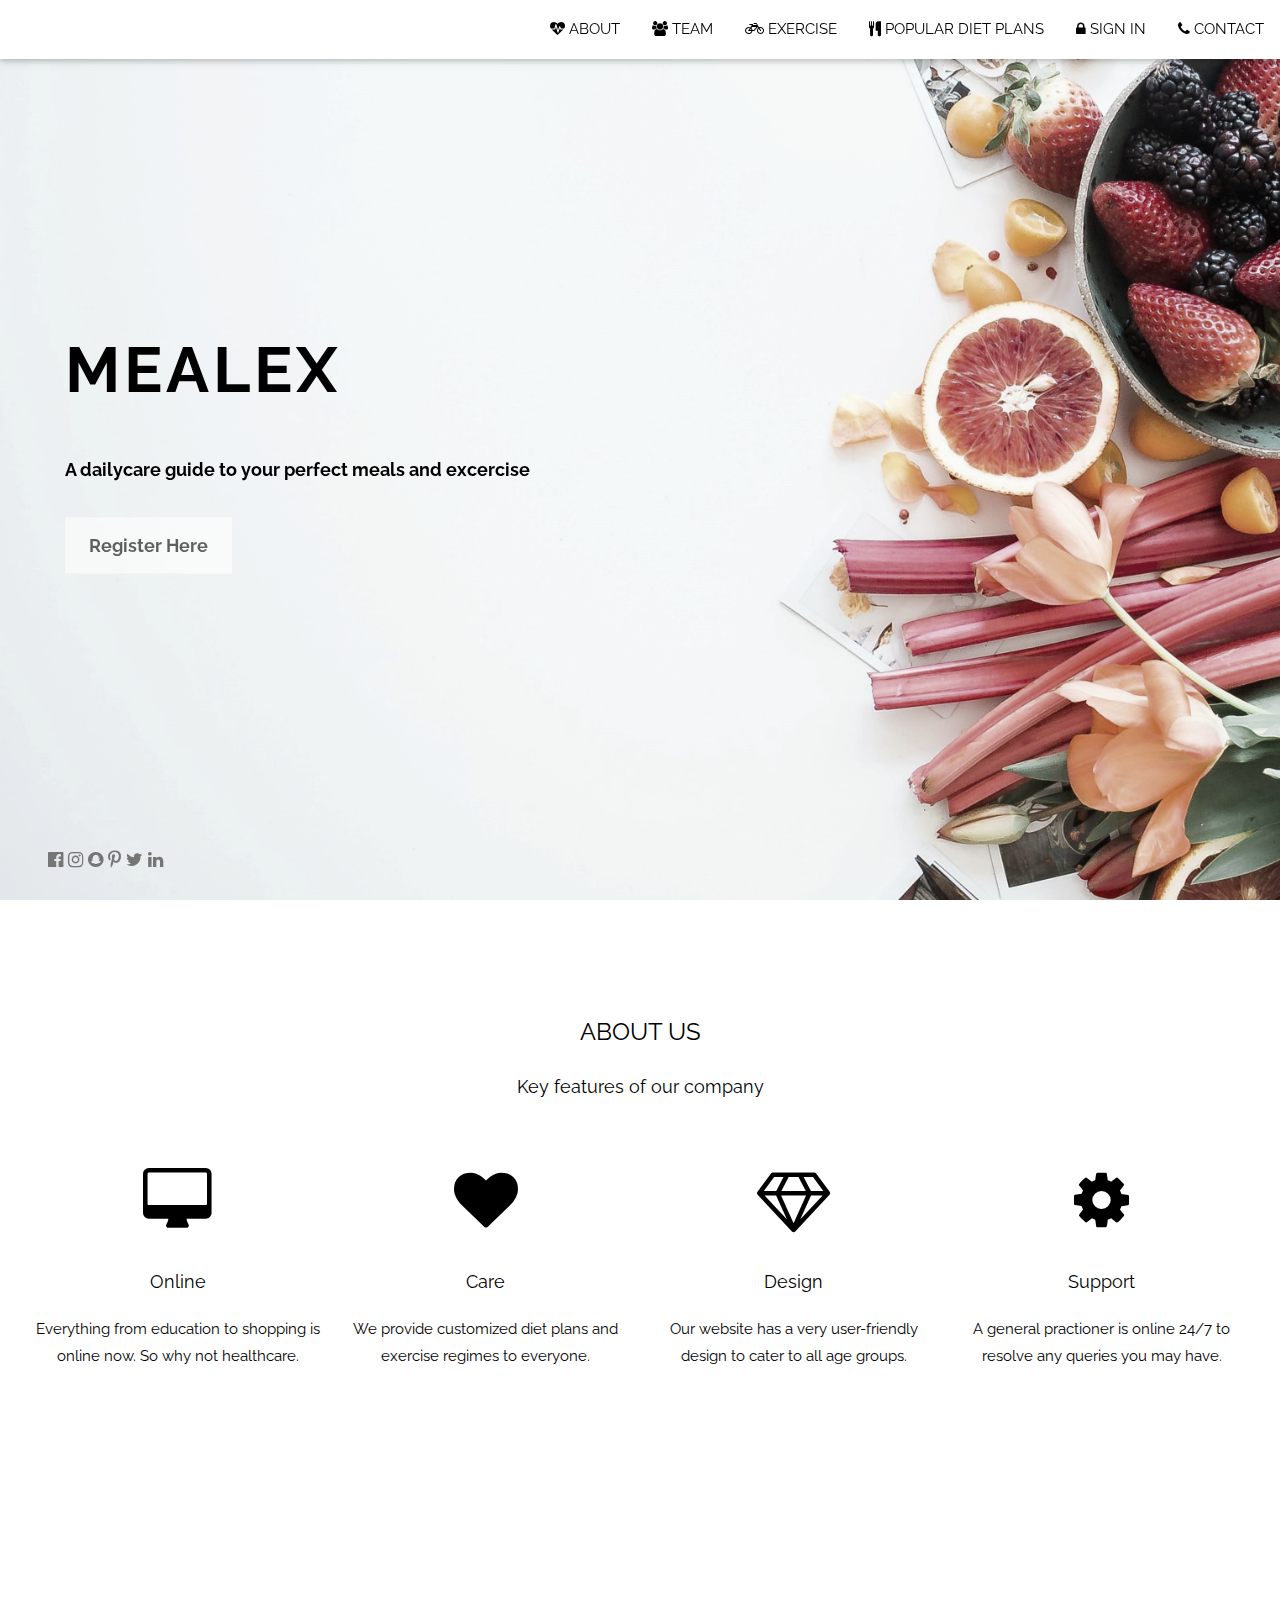
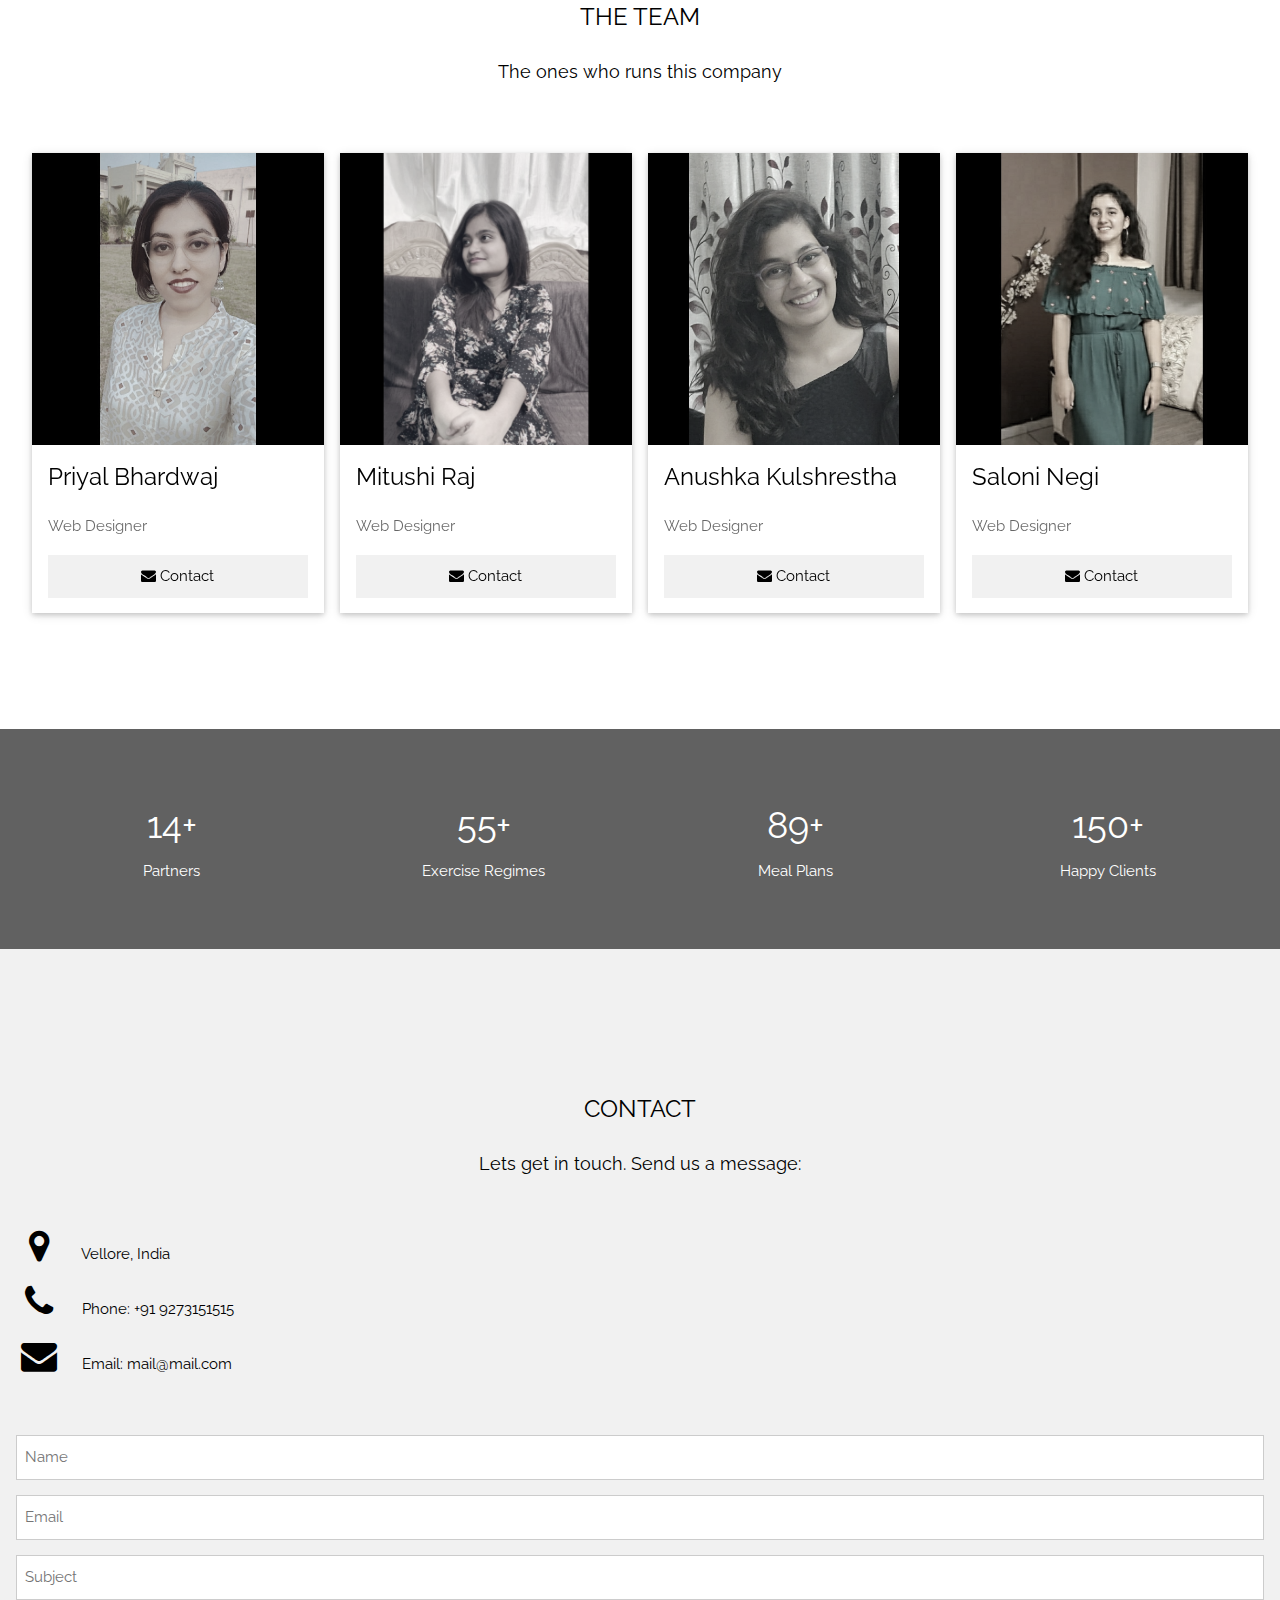
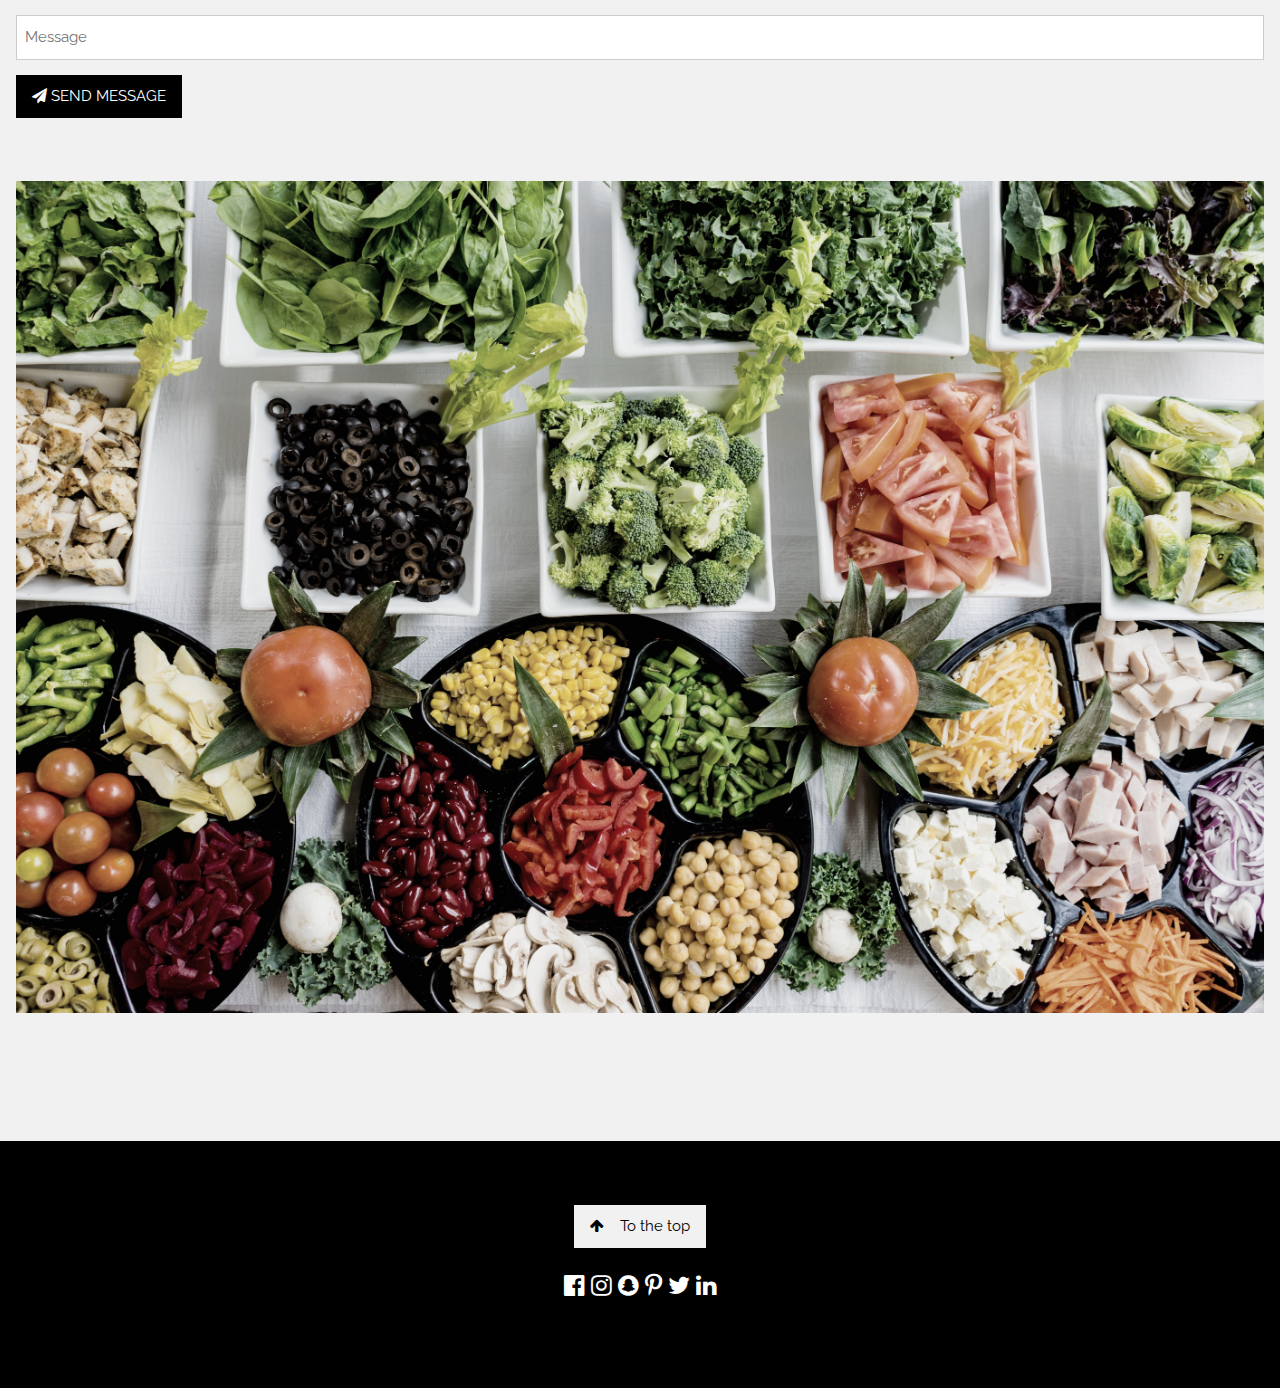
<file: index.html>
<!DOCTYPE html>
<html>
<title>MEALEX</title>
<meta charset="UTF-8">
<meta name="viewport" content="width=device-width, initial-scale=1">
<link rel="stylesheet" href="https://www.w3schools.com/w3css/4/w3.css">
<link rel="stylesheet" href="https://fonts.googleapis.com/css?family=Raleway">
<link rel="stylesheet" href="https://cdnjs.cloudflare.com/ajax/libs/font-awesome/4.7.0/css/font-awesome.min.css">
<style>
body,h1,h2,h3,h4,h5,h6 {font-family: "Raleway", sans-serif}

body, html {
  height: 100%;
  line-height: 1.8;
}

/* Full height image header */
.bgimg-1 {
  background-position: center;
  background-size: cover;
  background-image: url("unsplash1.jpg");
  min-height: 100%;
}

.w3-bar .w3-button {
  padding: 16px;
}
</style>
<body>

    <!-- Navbar (sit on top) -->
<div class="w3-top">
    <div class="w3-bar w3-white w3-card" id="myNavbar">
      
      <!-- Right-sided navbar links -->
      <div class="w3-right w3-hide-small">
        <a href="index.html#about" class="w3-bar-item w3-button"><i class="fa fa-heartbeat"></i> ABOUT</a>
        <a href="index.html#team" class="w3-bar-item w3-button"><i class="fa fa-users"></i> TEAM</a>
        <a href="ex.html" class="w3-bar-item w3-button"><i class="fa fa-bicycle"></i> EXERCISE</a>
        <a href="food.html" class="w3-bar-item w3-button"><i class="fa fa-cutlery"></i> POPULAR DIET PLANS</a>
        <a href="profile.html" class="w3-bar-item w3-button"><i class="fa fa-lock"></i> SIGN IN</a>
        <a href="index.html#contact" class="w3-bar-item w3-button"><i class="fa fa-phone"></i> CONTACT</a>
      </div>
      <!-- Hide right-floated links on small screens and replace them with a menu icon -->
  
      <a href="javascript:void(0)" class="w3-bar-item w3-button w3-right w3-hide-large w3-hide-medium" onclick="w3_open()">
        <i class="fa fa-bars"></i>
      </a>
    </div>
  </div>
  
  <!-- Sidebar on small screens when clicking the menu icon -->
  <nav class="w3-sidebar w3-bar-block w3-black w3-card w3-animate-left w3-hide-medium w3-hide-large" style="display:none" id="mySidebar">
    <a href="javascript:void(0)" onclick="w3_close()" class="w3-bar-item w3-button w3-large w3-padding-16">Close ×</a>
    <a href="index.html#about" onclick="w3_close()" class="w3-bar-item w3-button">ABOUT</a>
    <a href="index.html#team" onclick="w3_close()" class="w3-bar-item w3-button">TEAM</a>
    <a href="ex.html" onclick="w3_close()" class="w3-bar-item w3-button">EXERCISE</a>
    <a href="food.html" onclick="w3_close()" class="w3-bar-item w3-button">POPULAR DIET PLANS</a>
    <a href="profile.html" onclick="w3_close()" class="w3-bar-item w3-button">SIGN IN</a>
    <a href="index.html#contact" onclick="w3_close()" class="w3-bar-item w3-button">CONTACT</a>
  </nav>
  
<!-- Header with full-height image -->
<header class="bgimg-1 w3-display-container w3-grayscale-min" id="home">
  <div class="w3-display-left w3-text-black" style="font-weight:bold;padding:65px">
    <span class="w3-jumbo w3-hide-small w3-wide">MEALEX</span><br>
    <span class="w3-xxlarge w3-hide-large w3-hide-medium"></span><br>
    <span class="w3-large">A dailycare guide to your perfect meals and excercise</span>
    <p><a href="form.html" class="w3-button w3-white w3-padding-large w3-large w3-margin-top w3-opacity w3-hover-opacity-off">Register Here</a></p>
  </div> 
  <div class="w3-display-bottomleft w3-text-grey w3-large" style="padding:24px 48px">
    <i class="fa fa-facebook-official w3-hover-opacity"></i>
    <i class="fa fa-instagram w3-hover-opacity"></i>
    <i class="fa fa-snapchat w3-hover-opacity"></i>
    <i class="fa fa-pinterest-p w3-hover-opacity"></i>
    <i class="fa fa-twitter w3-hover-opacity"></i>
    <i class="fa fa-linkedin w3-hover-opacity"></i>
  </div>
</header>

<!-- About Section -->
<div class="w3-container" style="padding:100px 16px" id="about">
  <h3 class="w3-center">ABOUT US</h3>
  <p class="w3-center w3-large">Key features of our company</p>
  <div class="w3-row-padding w3-center" style="margin-top:64px">
    <div class="w3-quarter">
      <i class="fa fa-desktop w3-margin-bottom w3-jumbo w3-center"></i>
      <p class="w3-large">Online</p>
      <p>Everything from education to shopping is online now. So why not healthcare.</p>
    </div>
    <div class="w3-quarter">
      <i class="fa fa-heart w3-margin-bottom w3-jumbo"></i>
      <p class="w3-large">Care</p>
      <p>We provide customized diet plans and exercise regimes to everyone.</p>
    </div>
    <div class="w3-quarter">
      <i class="fa fa-diamond w3-margin-bottom w3-jumbo"></i>
      <p class="w3-large">Design</p>
      <p>Our website has a very user-friendly design to cater to all age groups.</p>
    </div>
    <div class="w3-quarter">
      <i class="fa fa-cog w3-margin-bottom w3-jumbo"></i>
      <p class="w3-large">Support</p>
      <p>A general practioner is online 24/7 to resolve any queries you may have.</p>
    </div>
  </div>
</div>

<!-- Team Section -->
<div class="w3-container" style="padding:100px 16px" id="team">
  <h3 class="w3-center">THE TEAM</h3>
  <p class="w3-center w3-large">The ones who runs this company</p>
  <div class="w3-row-padding w3-grayscale" style="margin-top:64px">
    <div class="w3-col l3 m6 w3-margin-bottom">
      <div class="w3-card">
        <img src="PB.jpeg" alt="Priyal" style="width:100%">
        <div class="w3-container">
          <h3>Priyal Bhardwaj</h3>
          <p class="w3-opacity">Web Designer</p>
          <p></p>
          <p><button class="w3-button w3-light-grey w3-block"><i class="fa fa-envelope"></i> Contact</button></p>
        </div>
      </div>
    </div>
    <div class="w3-col l3 m6 w3-margin-bottom">
      <div class="w3-card">
        <img src="MR.jpeg" alt="Mitushi" style="width:100%">
        <div class="w3-container">
          <h3>Mitushi Raj</h3>
          <p class="w3-opacity">Web Designer</p>
          <p></p>
          <p><button class="w3-button w3-light-grey w3-block"><i class="fa fa-envelope"></i> Contact</button></p>
        </div>
      </div>
    </div>
    <div class="w3-col l3 m6 w3-margin-bottom">
      <div class="w3-card">
        <img src="AK.jpeg" alt="Anushka" style="width:100%">
        <div class="w3-container">
          <h3>Anushka Kulshrestha</h3>
          <p class="w3-opacity">Web Designer</p>
          <p></p>
          <p><button class="w3-button w3-light-grey w3-block"><i class="fa fa-envelope"></i> Contact</button></p>
        </div>
      </div>
    </div>
    <div class="w3-col l3 m6 w3-margin-bottom">
      <div class="w3-card">
        <img src="SN.jpeg" alt="Saloni" style="width:100%">
        <div class="w3-container">
          <h3>Saloni Negi</h3>
          <p class="w3-opacity">Web Designer</p>
          <p></p>
          <p><button class="w3-button w3-light-grey w3-block"><i class="fa fa-envelope"></i> Contact</button></p>
        </div>
      </div>
    </div>
  </div>
</div>

<!-- Promo Section "Statistics" -->
<div class="w3-container w3-row w3-center w3-dark-grey w3-padding-64">
  <div class="w3-quarter">
    <span class="w3-xxlarge">14+</span>
    <br>Partners
  </div>
  <div class="w3-quarter">
    <span class="w3-xxlarge">55+</span>
    <br>Exercise Regimes
  </div>
  <div class="w3-quarter">
    <span class="w3-xxlarge">89+</span>
    <br>Meal Plans
  </div>
  <div class="w3-quarter">
    <span class="w3-xxlarge">150+</span>
    <br>Happy Clients
  </div>
</div>



<!-- Modal for full size images on click-->
<div id="modal01" class="w3-modal w3-black" onclick="this.style.display='none'">
  <span class="w3-button w3-xxlarge w3-black w3-padding-large w3-display-topright" title="Close Modal Image">×</span>
  <div class="w3-modal-content w3-animate-zoom w3-center w3-transparent w3-padding-64">
    <img id="img01" class="w3-image">
    <p id="caption" class="w3-opacity w3-large"></p>
  </div>
</div>


<!-- Contact Section -->
<div class="w3-container w3-light-grey" style="padding:128px 16px" id="contact">
  <h3 class="w3-center">CONTACT</h3>
  <p class="w3-center w3-large">Lets get in touch. Send us a message:</p>
  <div style="margin-top:48px">
    <p><i class="fa fa-map-marker fa-fw w3-xxlarge w3-margin-right"></i> Vellore, India</p>
    <p><i class="fa fa-phone fa-fw w3-xxlarge w3-margin-right"></i> Phone: +91 9273151515</p>
    <p><i class="fa fa-envelope fa-fw w3-xxlarge w3-margin-right"> </i> Email: mail@mail.com</p>
    <br>
    <form action="/action_page.php" target="_blank">
      <p><input class="w3-input w3-border" type="text" placeholder="Name" required name="Name"></p>
      <p><input class="w3-input w3-border" type="text" placeholder="Email" required name="Email"></p>
      <p><input class="w3-input w3-border" type="text" placeholder="Subject" required name="Subject"></p>
      <p><input class="w3-input w3-border" type="text" placeholder="Message" required name="Message"></p>
      <p>
        <button class="w3-button w3-black" type="submit">
          <i class="fa fa-paper-plane"></i> SEND MESSAGE
        </button>
      </p>
    </form>
    <!-- Image of location/map -->
    <img src="unsplash2.jpg" class="w3-image w3-greyscale-min" style="width:100%;margin-top:48px">
  </div>
</div>

<!-- Footer -->
<footer class="w3-center w3-black w3-padding-64">
  <a href="#home" class="w3-button w3-light-grey"><i class="fa fa-arrow-up w3-margin-right"></i>To the top</a>
  <div class="w3-xlarge w3-section">
    <i class="fa fa-facebook-official w3-hover-opacity"></i>
    <i class="fa fa-instagram w3-hover-opacity"></i>
    <i class="fa fa-snapchat w3-hover-opacity"></i>
    <i class="fa fa-pinterest-p w3-hover-opacity"></i>
    <i class="fa fa-twitter w3-hover-opacity"></i>
    <i class="fa fa-linkedin w3-hover-opacity"></i>
  </div>
  <!--<p>Powered by <a href="https://www.w3schools.com/w3css/default.asp" title="W3.CSS" target="_blank" class="w3-hover-text-green">w3.css</a></p>-->
</footer>
 
<script>
// Modal Image Gallery
function onClick(element) {
  document.getElementById("img01").src = element.src;
  document.getElementById("modal01").style.display = "block";
  var captionText = document.getElementById("caption");
  captionText.innerHTML = element.alt;
}


// Toggle between showing and hiding the sidebar when clicking the menu icon
var mySidebar = document.getElementById("mySidebar");

function w3_open() {
  if (mySidebar.style.display === 'block') {
    mySidebar.style.display = 'none';
  } else {
    mySidebar.style.display = 'block';
  }
}

// Close the sidebar with the close button
function w3_close() {
    mySidebar.style.display = "none";
}
</script>

</body>
</html>
</file>
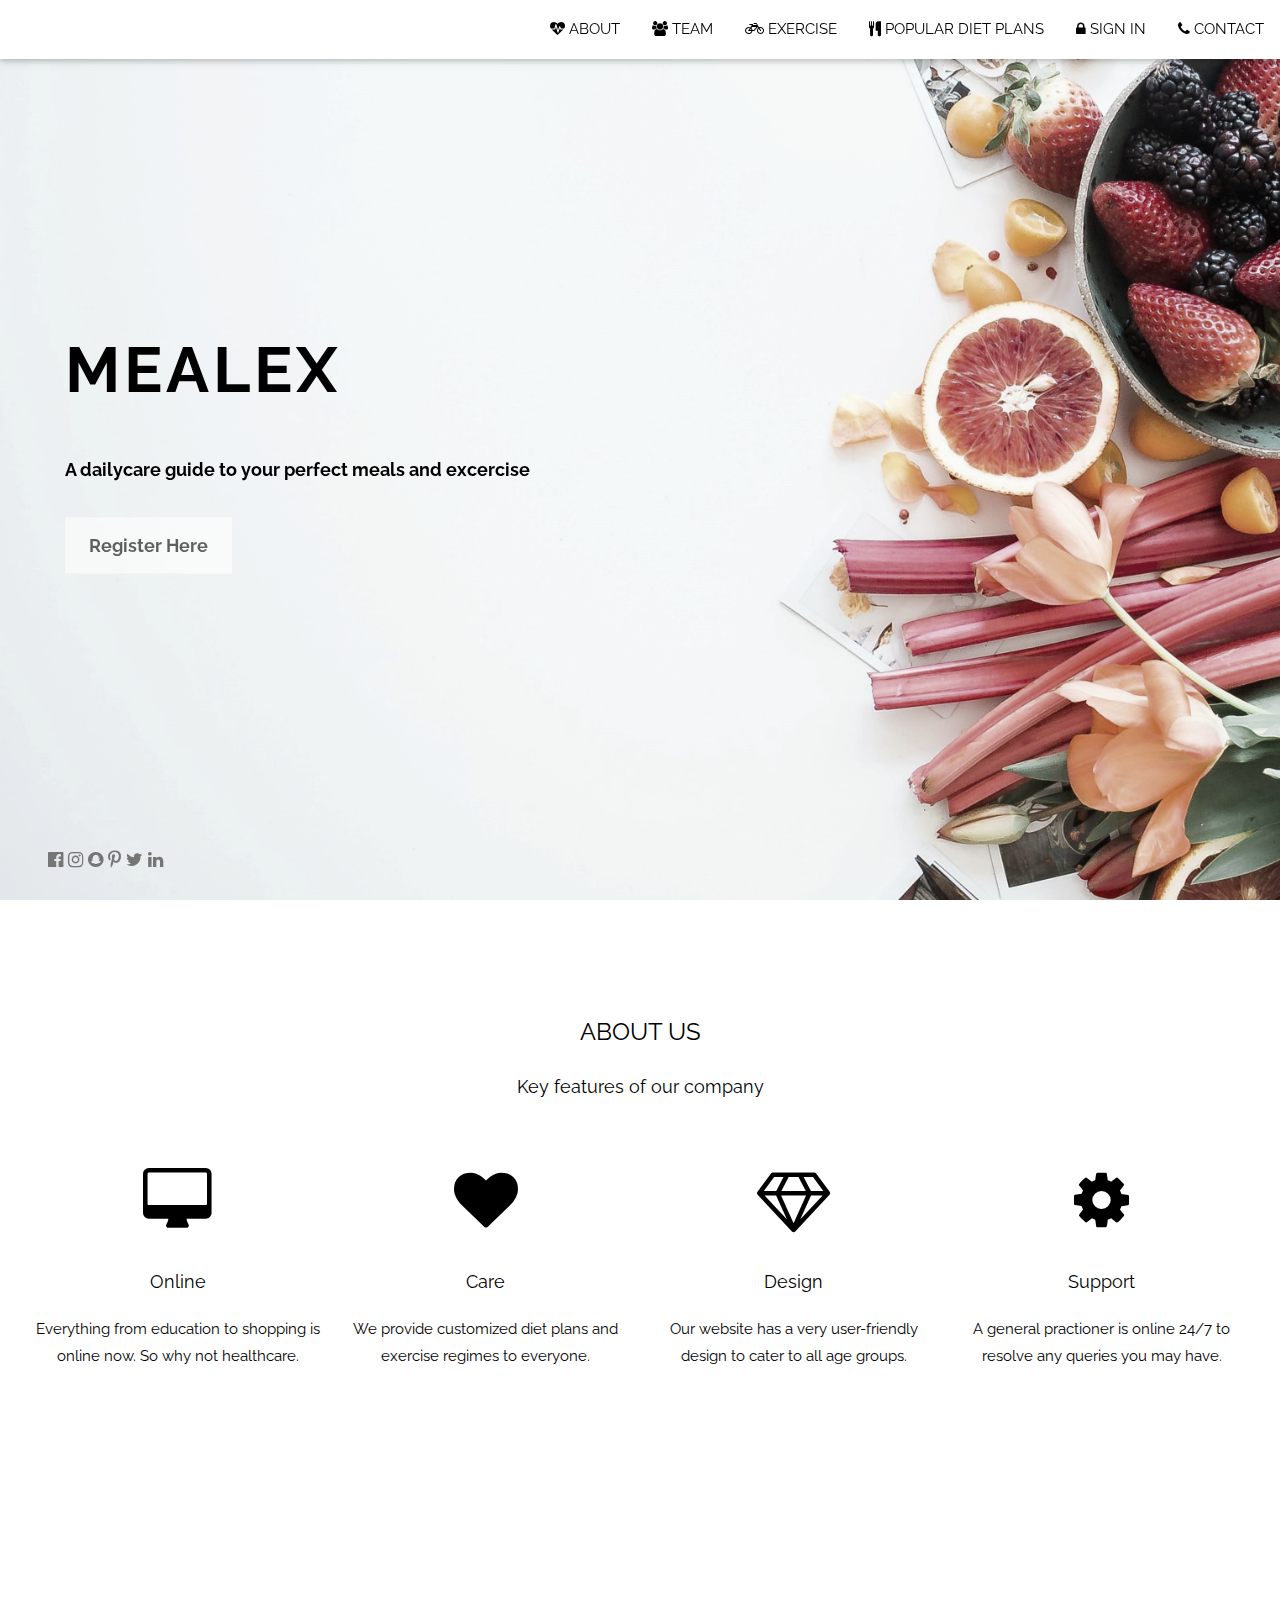
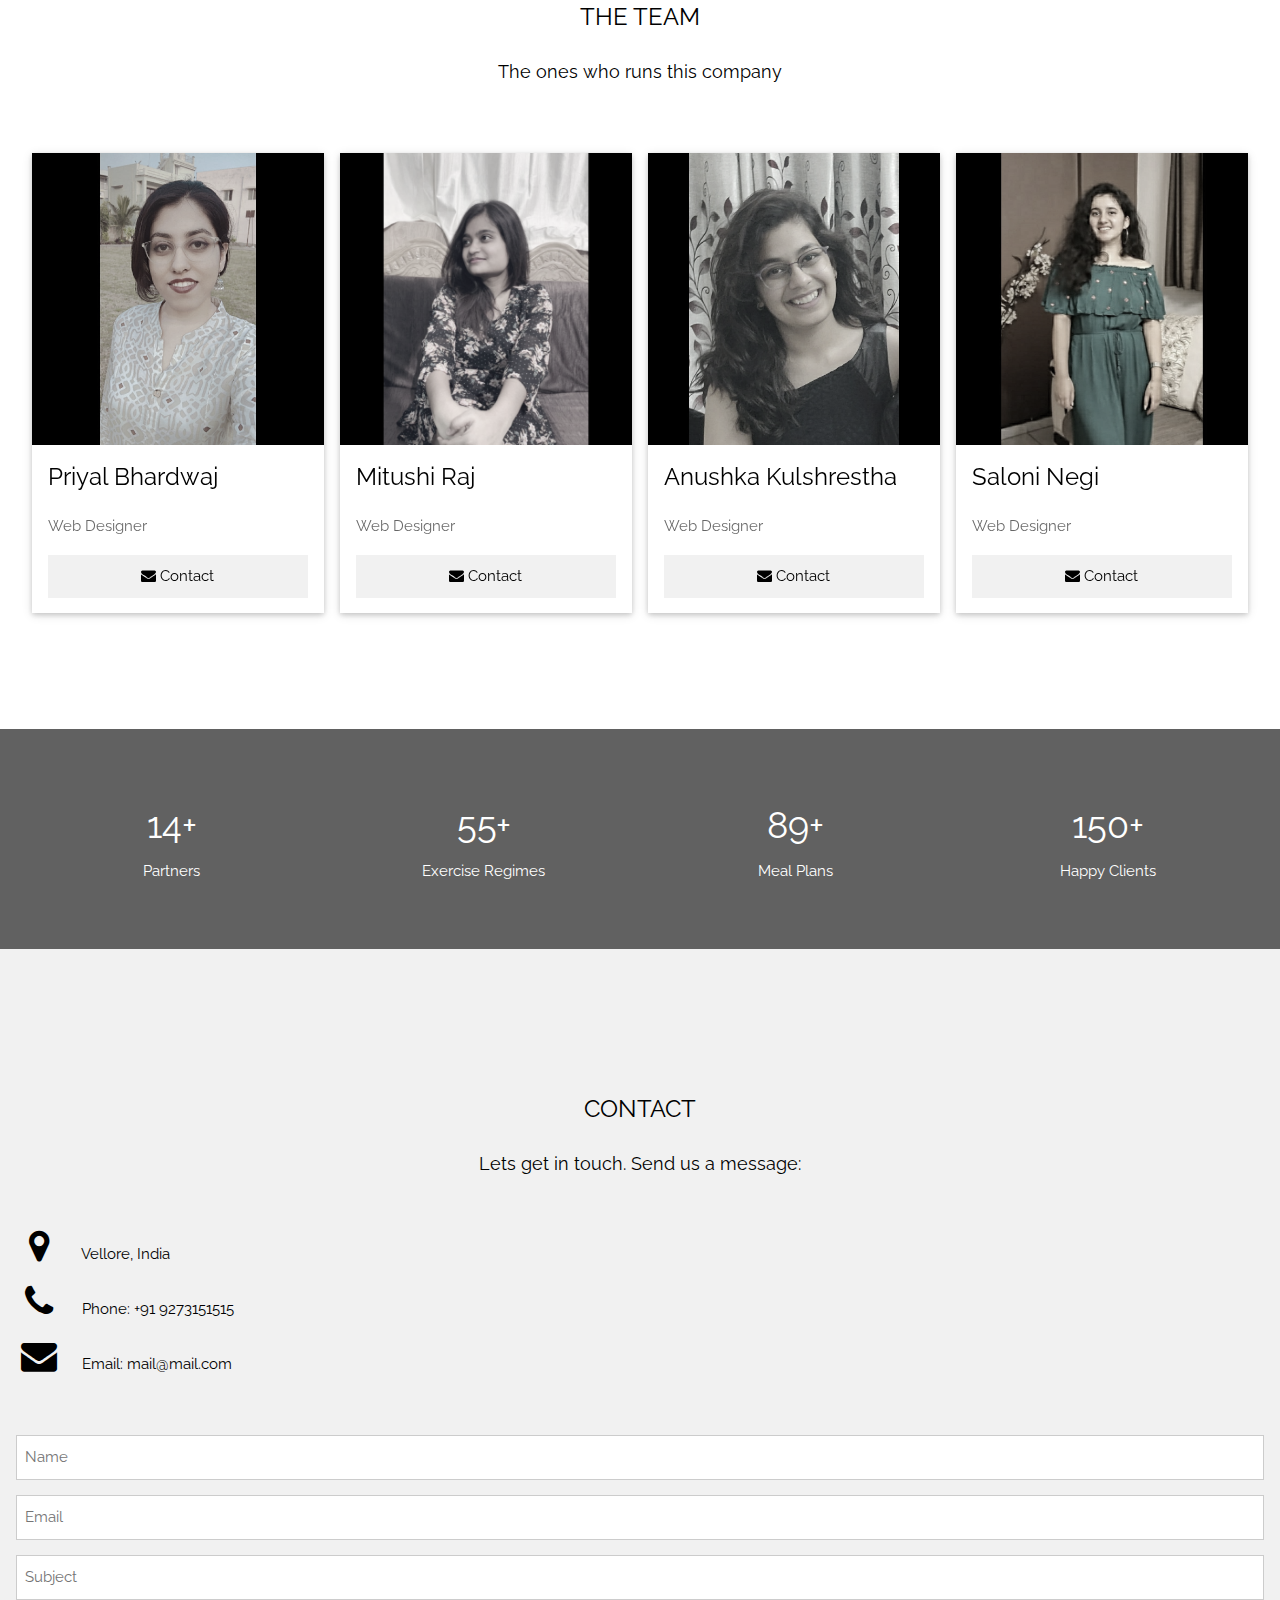
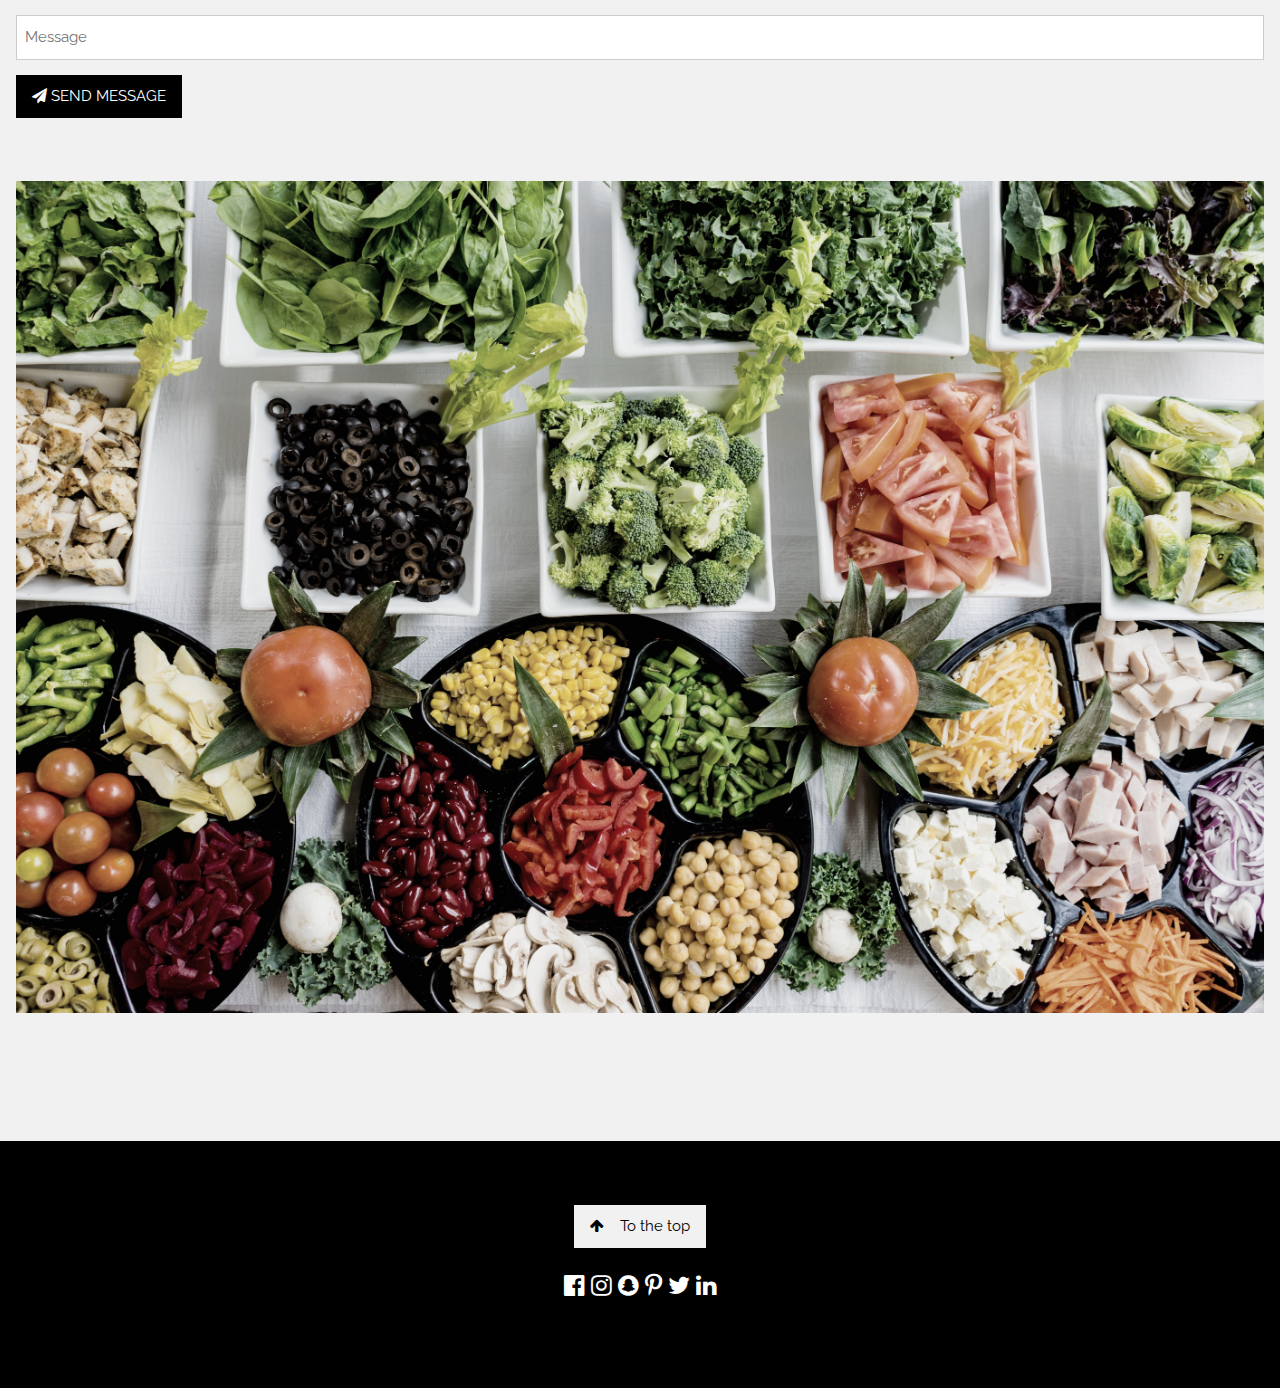
<file: docmed.html>
<!DOCTYPE html>
<html>
<title>MEALEX</title>
<meta charset="UTF-8">
<meta name="viewport" content="width=device-width, initial-scale=1">
<link rel="stylesheet" href="https://www.w3schools.com/w3css/4/w3.css">
<link rel="stylesheet" href="https://fonts.googleapis.com/css?family=Raleway">
<link rel="stylesheet" href="https://cdnjs.cloudflare.com/ajax/libs/font-awesome/4.7.0/css/font-awesome.min.css">
<style>
body,h1,h2,h3,h4,h5,h6 {font-family: "Raleway", sans-serif}

body, html {
  height: 100%;
  line-height: 1.8;
}

/* Full height image header */
.bgimg-1 {
  background-position: center;
  background-size: cover;
  background-image: url("unsplash1.jpg");
  min-height: 100%;
}

.w3-bar .w3-button {
  padding: 16px;
}
</style>
<body>

    <!-- Navbar (sit on top) -->
<div class="w3-top">
    <div class="w3-bar w3-white w3-card" id="myNavbar">
      
      <!-- Right-sided navbar links -->
      <div class="w3-right w3-hide-small">
        <a href="docmed.html#about" class="w3-bar-item w3-button"><i class="fa fa-heartbeat"></i> ABOUT</a>
        <a href="docmed.html#team" class="w3-bar-item w3-button"><i class="fa fa-users"></i> TEAM</a>
        <a href="ex.html" class="w3-bar-item w3-button"><i class="fa fa-bicycle"></i> EXERCISE</a>
        <a href="food.html" class="w3-bar-item w3-button"><i class="fa fa-cutlery"></i> POPULAR DIET PLANS</a>
        <a href="profile.html" class="w3-bar-item w3-button"><i class="fa fa-lock"></i> SIGN IN</a>
        <a href="docmed.html#contact" class="w3-bar-item w3-button"><i class="fa fa-phone"></i> CONTACT</a>
      </div>
      <!-- Hide right-floated links on small screens and replace them with a menu icon -->
  
      <a href="javascript:void(0)" class="w3-bar-item w3-button w3-right w3-hide-large w3-hide-medium" onclick="w3_open()">
        <i class="fa fa-bars"></i>
      </a>
    </div>
  </div>
  
  <!-- Sidebar on small screens when clicking the menu icon -->
  <nav class="w3-sidebar w3-bar-block w3-black w3-card w3-animate-left w3-hide-medium w3-hide-large" style="display:none" id="mySidebar">
    <a href="javascript:void(0)" onclick="w3_close()" class="w3-bar-item w3-button w3-large w3-padding-16">Close ×</a>
    <a href="docmed.html#about" onclick="w3_close()" class="w3-bar-item w3-button">ABOUT</a>
    <a href="docmed.html#team" onclick="w3_close()" class="w3-bar-item w3-button">TEAM</a>
    <a href="ex.html" onclick="w3_close()" class="w3-bar-item w3-button">EXERCISE</a>
    <a href="food.html" onclick="w3_close()" class="w3-bar-item w3-button">POPULAR DIET PLANS</a>
    <a href="profile.html" onclick="w3_close()" class="w3-bar-item w3-button">SIGN IN</a>
    <a href="docmed.html#contact" onclick="w3_close()" class="w3-bar-item w3-button">CONTACT</a>
  </nav>
  
<!-- Header with full-height image -->
<header class="bgimg-1 w3-display-container w3-grayscale-min" id="home">
  <div class="w3-display-left w3-text-black" style="font-weight:bold;padding:65px">
    <span class="w3-jumbo w3-hide-small w3-wide">MEALEX</span><br>
    <span class="w3-xxlarge w3-hide-large w3-hide-medium"></span><br>
    <span class="w3-large">A dailycare guide to your perfect meals and excercise</span>
    <p><a href="form.html" class="w3-button w3-white w3-padding-large w3-large w3-margin-top w3-opacity w3-hover-opacity-off">Register Here</a></p>
  </div> 
  <div class="w3-display-bottomleft w3-text-grey w3-large" style="padding:24px 48px">
    <i class="fa fa-facebook-official w3-hover-opacity"></i>
    <i class="fa fa-instagram w3-hover-opacity"></i>
    <i class="fa fa-snapchat w3-hover-opacity"></i>
    <i class="fa fa-pinterest-p w3-hover-opacity"></i>
    <i class="fa fa-twitter w3-hover-opacity"></i>
    <i class="fa fa-linkedin w3-hover-opacity"></i>
  </div>
</header>

<!-- About Section -->
<div class="w3-container" style="padding:100px 16px" id="about">
  <h3 class="w3-center">ABOUT US</h3>
  <p class="w3-center w3-large">Key features of our company</p>
  <div class="w3-row-padding w3-center" style="margin-top:64px">
    <div class="w3-quarter">
      <i class="fa fa-desktop w3-margin-bottom w3-jumbo w3-center"></i>
      <p class="w3-large">Online</p>
      <p>Everything from education to shopping is online now. So why not healthcare.</p>
    </div>
    <div class="w3-quarter">
      <i class="fa fa-heart w3-margin-bottom w3-jumbo"></i>
      <p class="w3-large">Care</p>
      <p>We provide customized diet plans and exercise regimes to everyone.</p>
    </div>
    <div class="w3-quarter">
      <i class="fa fa-diamond w3-margin-bottom w3-jumbo"></i>
      <p class="w3-large">Design</p>
      <p>Our website has a very user-friendly design to cater to all age groups.</p>
    </div>
    <div class="w3-quarter">
      <i class="fa fa-cog w3-margin-bottom w3-jumbo"></i>
      <p class="w3-large">Support</p>
      <p>A general practioner is online 24/7 to resolve any queries you may have.</p>
    </div>
  </div>
</div>

<!-- Team Section -->
<div class="w3-container" style="padding:100px 16px" id="team">
  <h3 class="w3-center">THE TEAM</h3>
  <p class="w3-center w3-large">The ones who runs this company</p>
  <div class="w3-row-padding w3-grayscale" style="margin-top:64px">
    <div class="w3-col l3 m6 w3-margin-bottom">
      <div class="w3-card">
        <img src="PB.jpeg" alt="Priyal" style="width:100%">
        <div class="w3-container">
          <h3>Priyal Bhardwaj</h3>
          <p class="w3-opacity">Web Designer</p>
          <p></p>
          <p><button class="w3-button w3-light-grey w3-block"><i class="fa fa-envelope"></i> Contact</button></p>
        </div>
      </div>
    </div>
    <div class="w3-col l3 m6 w3-margin-bottom">
      <div class="w3-card">
        <img src="MR.jpeg" alt="Mitushi" style="width:100%">
        <div class="w3-container">
          <h3>Mitushi Raj</h3>
          <p class="w3-opacity">Web Designer</p>
          <p></p>
          <p><button class="w3-button w3-light-grey w3-block"><i class="fa fa-envelope"></i> Contact</button></p>
        </div>
      </div>
    </div>
    <div class="w3-col l3 m6 w3-margin-bottom">
      <div class="w3-card">
        <img src="AK.jpeg" alt="Anushka" style="width:100%">
        <div class="w3-container">
          <h3>Anushka Kulshrestha</h3>
          <p class="w3-opacity">Web Designer</p>
          <p></p>
          <p><button class="w3-button w3-light-grey w3-block"><i class="fa fa-envelope"></i> Contact</button></p>
        </div>
      </div>
    </div>
    <div class="w3-col l3 m6 w3-margin-bottom">
      <div class="w3-card">
        <img src="SN.jpeg" alt="Saloni" style="width:100%">
        <div class="w3-container">
          <h3>Saloni Negi</h3>
          <p class="w3-opacity">Web Designer</p>
          <p></p>
          <p><button class="w3-button w3-light-grey w3-block"><i class="fa fa-envelope"></i> Contact</button></p>
        </div>
      </div>
    </div>
  </div>
</div>

<!-- Promo Section "Statistics" -->
<div class="w3-container w3-row w3-center w3-dark-grey w3-padding-64">
  <div class="w3-quarter">
    <span class="w3-xxlarge">14+</span>
    <br>Partners
  </div>
  <div class="w3-quarter">
    <span class="w3-xxlarge">55+</span>
    <br>Exercise Regimes
  </div>
  <div class="w3-quarter">
    <span class="w3-xxlarge">89+</span>
    <br>Meal Plans
  </div>
  <div class="w3-quarter">
    <span class="w3-xxlarge">150+</span>
    <br>Happy Clients
  </div>
</div>



<!-- Modal for full size images on click-->
<div id="modal01" class="w3-modal w3-black" onclick="this.style.display='none'">
  <span class="w3-button w3-xxlarge w3-black w3-padding-large w3-display-topright" title="Close Modal Image">×</span>
  <div class="w3-modal-content w3-animate-zoom w3-center w3-transparent w3-padding-64">
    <img id="img01" class="w3-image">
    <p id="caption" class="w3-opacity w3-large"></p>
  </div>
</div>


<!-- Contact Section -->
<div class="w3-container w3-light-grey" style="padding:128px 16px" id="contact">
  <h3 class="w3-center">CONTACT</h3>
  <p class="w3-center w3-large">Lets get in touch. Send us a message:</p>
  <div style="margin-top:48px">
    <p><i class="fa fa-map-marker fa-fw w3-xxlarge w3-margin-right"></i> Vellore, India</p>
    <p><i class="fa fa-phone fa-fw w3-xxlarge w3-margin-right"></i> Phone: +91 9273151515</p>
    <p><i class="fa fa-envelope fa-fw w3-xxlarge w3-margin-right"> </i> Email: mail@mail.com</p>
    <br>
    <form action="/action_page.php" target="_blank">
      <p><input class="w3-input w3-border" type="text" placeholder="Name" required name="Name"></p>
      <p><input class="w3-input w3-border" type="text" placeholder="Email" required name="Email"></p>
      <p><input class="w3-input w3-border" type="text" placeholder="Subject" required name="Subject"></p>
      <p><input class="w3-input w3-border" type="text" placeholder="Message" required name="Message"></p>
      <p>
        <button class="w3-button w3-black" type="submit">
          <i class="fa fa-paper-plane"></i> SEND MESSAGE
        </button>
      </p>
    </form>
    <!-- Image of location/map -->
    <img src="unsplash2.jpg" class="w3-image w3-greyscale-min" style="width:100%;margin-top:48px">
  </div>
</div>

<!-- Footer -->
<footer class="w3-center w3-black w3-padding-64">
  <a href="#home" class="w3-button w3-light-grey"><i class="fa fa-arrow-up w3-margin-right"></i>To the top</a>
  <div class="w3-xlarge w3-section">
    <i class="fa fa-facebook-official w3-hover-opacity"></i>
    <i class="fa fa-instagram w3-hover-opacity"></i>
    <i class="fa fa-snapchat w3-hover-opacity"></i>
    <i class="fa fa-pinterest-p w3-hover-opacity"></i>
    <i class="fa fa-twitter w3-hover-opacity"></i>
    <i class="fa fa-linkedin w3-hover-opacity"></i>
  </div>
  <!--<p>Powered by <a href="https://www.w3schools.com/w3css/default.asp" title="W3.CSS" target="_blank" class="w3-hover-text-green">w3.css</a></p>-->
</footer>
 
<script>
// Modal Image Gallery
function onClick(element) {
  document.getElementById("img01").src = element.src;
  document.getElementById("modal01").style.display = "block";
  var captionText = document.getElementById("caption");
  captionText.innerHTML = element.alt;
}


// Toggle between showing and hiding the sidebar when clicking the menu icon
var mySidebar = document.getElementById("mySidebar");

function w3_open() {
  if (mySidebar.style.display === 'block') {
    mySidebar.style.display = 'none';
  } else {
    mySidebar.style.display = 'block';
  }
}

// Close the sidebar with the close button
function w3_close() {
    mySidebar.style.display = "none";
}
</script>

</body>
</html>
</file>
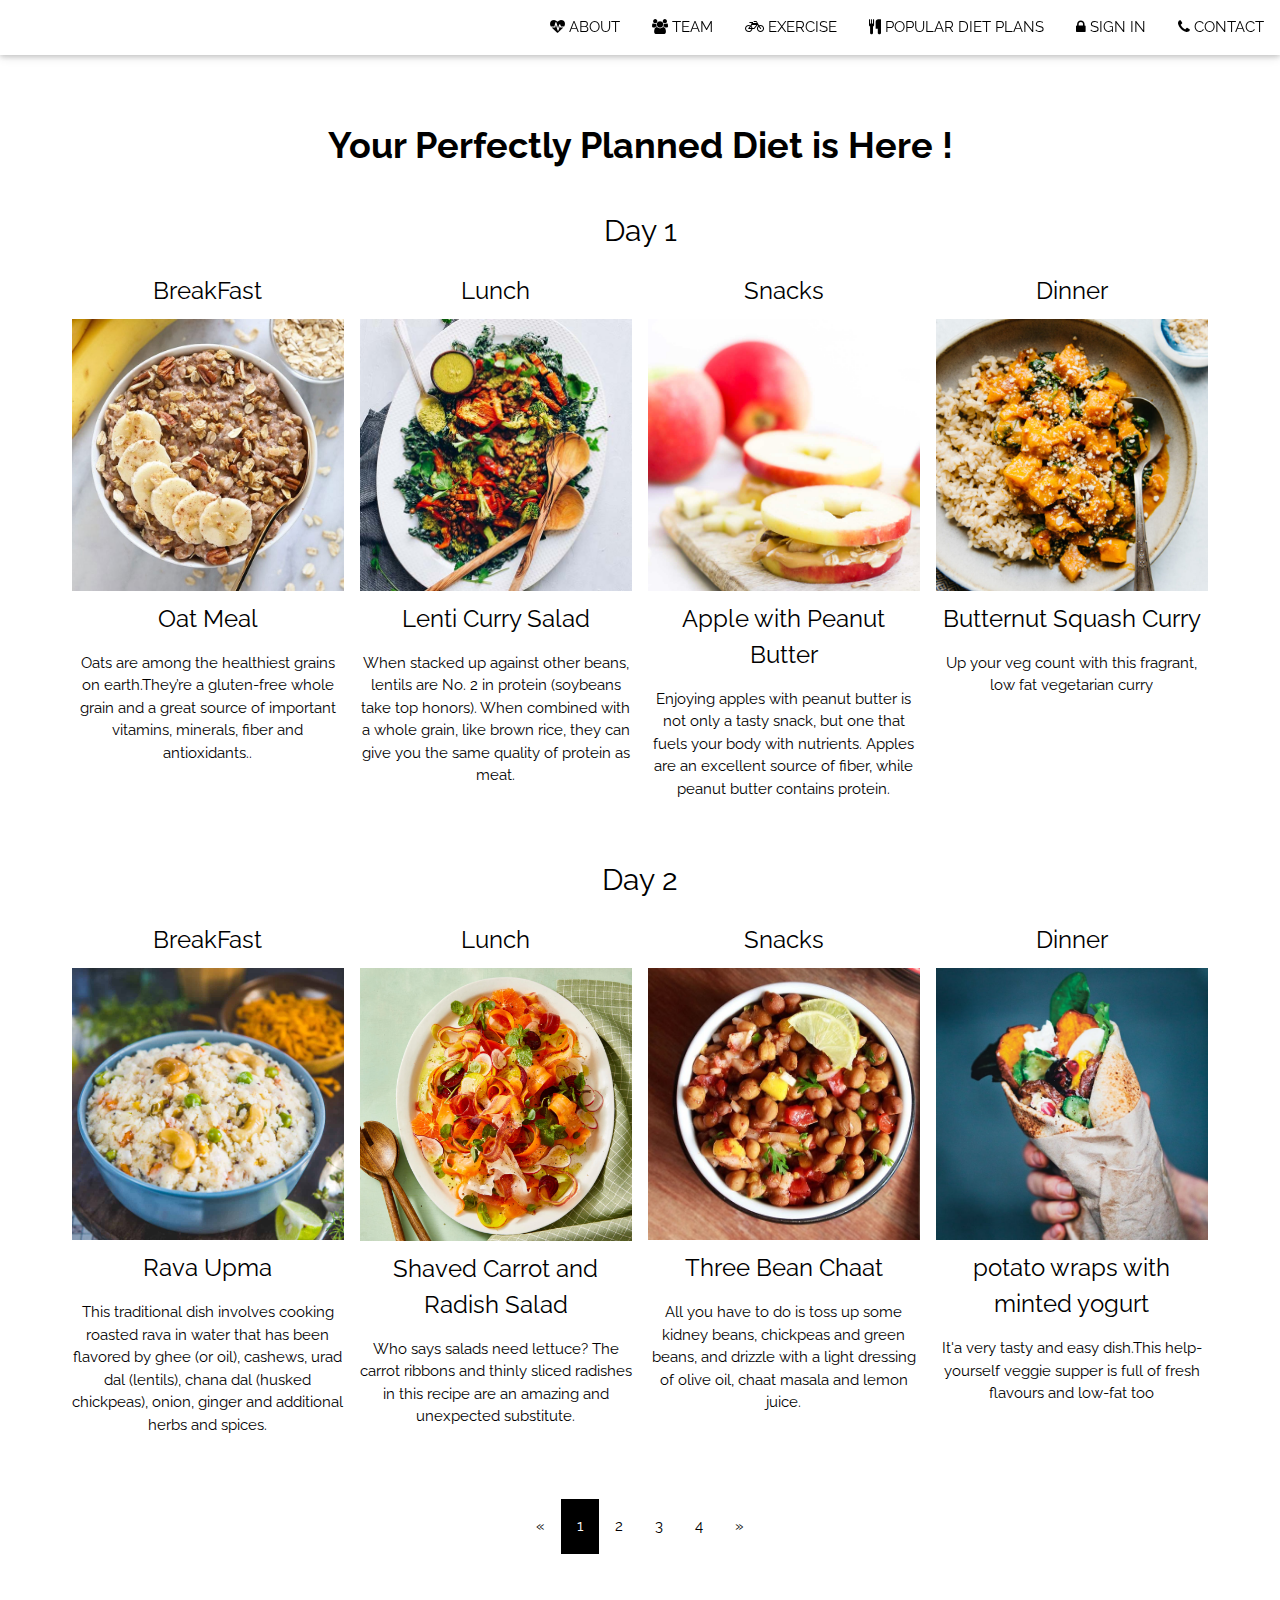
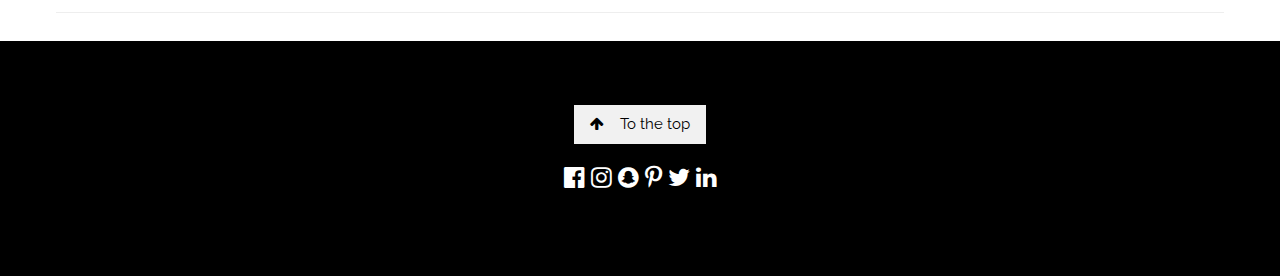
<file: food.html>
<!DOCTYPE html>
<html>
<title>Popular plans</title>
<meta charset="UTF-8">
<meta name="viewport" content="width=device-width, initial-scale=1">
<link rel="stylesheet" href="https://www.w3schools.com/w3css/4/w3.css">
<link rel="stylesheet" href="https://www.w3schools.com/lib/w3-theme-grey.css">
<link rel="stylesheet" href="https://fonts.googleapis.com/css?family=Raleway">
<link rel="stylesheet" href="https://cdnjs.cloudflare.com/ajax/libs/font-awesome/4.7.0/css/font-awesome.min.css">
<style>
body,h1,h2,h3,h4,h5,h6 {font-family: "Raleway", sans-serif}
.w3-bar-block .w3-bar-item {padding:20px}
h1{
    text-align: center;
}
.w3-bar .w3-button {
  padding: 16px;
}
</style>
<body>

    <!-- Navbar (sit on top) -->
<div class="w3-top">
    <div class="w3-bar w3-white w3-card" id="myNavbar">
      
      <!-- Right-sided navbar links -->
      <div class="w3-right w3-hide-small">
        <a href="docmed.html#about" class="w3-bar-item w3-button"><i class="fa fa-heartbeat"></i> ABOUT</a>
        <a href="docmed.html#team" class="w3-bar-item w3-button"><i class="fa fa-users"></i> TEAM</a>
        <a href="ex.html" class="w3-bar-item w3-button"><i class="fa fa-bicycle"></i> EXERCISE</a>
        <a href="food.html" class="w3-bar-item w3-button"><i class="fa fa-cutlery"></i> POPULAR DIET PLANS</a>
        <a href="profile.html" class="w3-bar-item w3-button"><i class="fa fa-lock"></i> SIGN IN</a>
        <a href="docmed.html#contact" class="w3-bar-item w3-button"><i class="fa fa-phone"></i> CONTACT</a>
      </div>
      <!-- Hide right-floated links on small screens and replace them with a menu icon -->
  
      <a href="javascript:void(0)" class="w3-bar-item w3-button w3-right w3-hide-large w3-hide-medium" onclick="w3_open()">
        <i class="fa fa-bars"></i>
      </a>
    </div>
  </div>
  
  <!-- Sidebar on small screens when clicking the menu icon -->
  <nav class="w3-sidebar w3-bar-block w3-black w3-card w3-animate-left w3-hide-medium w3-hide-large" style="display:none" id="mySidebar">
    <a href="javascript:void(0)" onclick="w3_close()" class="w3-bar-item w3-button w3-large w3-padding-16">Close ×</a>
    <a href="docmed.html#about" onclick="w3_close()" class="w3-bar-item w3-button">ABOUT</a>
    <a href="docmed.html#team" onclick="w3_close()" class="w3-bar-item w3-button">TEAM</a>
    <a href="ex.html" onclick="w3_close()" class="w3-bar-item w3-button">EXERCISE</a>
    <a href="food.html" onclick="w3_close()" class="w3-bar-item w3-button">POPULAR DIET PLANS</a>
    <a href="profile.html" onclick="w3_close()" class="w3-bar-item w3-button">SIGN IN</a>
    <a href="docmed.html#contact" onclick="w3_close()" class="w3-bar-item w3-button">CONTACT</a>
  </nav>
  
<!-- !PAGE CONTENT! -->
<div class="w3-main w3-content w3-padding" style="max-width:1200px;margin-top:100px">
    <h1><strong> Your Perfectly Planned Diet is Here !</strong></h1>

  <!-- First Photo Grid-->
  <div class="w3-row-padding w3-padding-16 w3-center" id="food">
      <h2>Day 1</h2>
    <div class="w3-quarter">
    <h3>BreakFast</h3>
      <img src="basic-oatmeal.jpg" alt="Sandwich" style="width:100%">
      <h3>Oat Meal</h3>
      <p>Oats are among the healthiest grains on earth.They’re a gluten-free whole grain and a great source of important vitamins, minerals, fiber and antioxidants..</p>
    </div>
    <div class="w3-quarter ">
        <h3>Lunch</h3>
      <img src="Lentil-Curry-Kale-Salad-SQUARE.jpg" alt="Steak" style="width:100%">
      <h3>Lenti Curry Salad</h3>
      <p>When stacked up against other beans, lentils are No. 2 in protein (soybeans take top honors). When combined with a whole grain, like brown rice, they can give you the same quality of protein as meat. </p>
    </div>
    <div class="w3-quarter">
        <h3>Snacks</h3>
      <img src="apple-peanutbutter-sandwich-square.jpg" alt="Cherries" style="width:100%">
      <h3>Apple with Peanut Butter</h3>
      <p>Enjoying apples with peanut butter is not only a tasty snack, but one that fuels your body with nutrients. Apples are an excellent source of fiber, while peanut butter contains protein.</p>
      
    </div>
    <div class="w3-quarter">
        <h3>Dinner</h3>
      <img src="Vegan-Butternut-Squash-Curry-Square-720x720.jpg" alt="Pasta and Wine" style="width:100%">
      <h3>Butternut Squash Curry </h3>
      <p> Up your veg count with this fragrant, low fat vegetarian curry</p>
    </div>
  </div>

  
  
  <!-- Second Photo Grid-->
  <div class="w3-row-padding w3-padding-16 w3-center">
    <h2>Day 2</h2>
    <div class="w3-quarter">
        <h3>BreakFast</h3>
      <img src="Rava-Upma-1-3.jpg" alt="Popsicle" style="width:100%">
      <h3>Rava Upma</h3>
      <p>This traditional dish involves cooking roasted rava in water that has been flavored by ghee (or oil), cashews, urad dal (lentils), chana dal (husked chickpeas), onion, ginger and additional herbs and spices.</p>
    </div>
    <div class="w3-quarter">
        <h3>Lunch</h3>
      <img src="spring-carrot-salad-recipe-1580519240.png" alt="Salmon" style="width:100%">
      <h3>Shaved Carrot and Radish Salad</h3>
      <p>Who says salads need lettuce? The carrot ribbons and thinly sliced radishes in this recipe are an amazing and unexpected substitute.</p>
    </div>
    <div class="w3-quarter">
        <h3>Snacks</h3>
      <img src="kala-chana-chaat-recipe-1.jpg" alt="Sandwich" style="width:100%">
      <h3>Three Bean Chaat</h3>
      <p>All you have to do is toss up some kidney beans, chickpeas and green beans, and drizzle with a light dressing of olive oil, chaat masala and lemon juice.</p>
    </div>
    <div class="w3-quarter">
        <h3>Dinner</h3>
      <img src="2479.jpg" alt="Croissant" style="width:100%">
      <h3>potato wraps with minted yogurt</h3>
      <p>It'a very tasty and easy dish.This help-yourself veggie supper is full of fresh flavours and low-fat too</p>
    </div>
  </div>

  <!-- Pagination -->
  <div class="w3-center w3-padding-32">
    <div class="w3-bar">
      <a href="#" class="w3-bar-item w3-button w3-hover-black">«</a>
      <a href="#" class="w3-bar-item w3-black w3-button">1</a>
      <a href="#" class="w3-bar-item w3-button w3-hover-black">2</a>
      <a href="#" class="w3-bar-item w3-button w3-hover-black">3</a>
      <a href="#" class="w3-bar-item w3-button w3-hover-black">4</a>
      <a href="#" class="w3-bar-item w3-button w3-hover-black">»</a>
    </div>
  </div>
  
  <hr id="about">

  
  

<!-- End page content -->
</div>
<footer class="w3-center w3-black w3-padding-64">
    <a href="#food" class="w3-button w3-light-grey"><i class="fa fa-arrow-up w3-margin-right"></i>To the top</a>
    <div class="w3-xlarge w3-section">
      <i class="fa fa-facebook-official w3-hover-opacity"></i>
      <i class="fa fa-instagram w3-hover-opacity"></i>
      <i class="fa fa-snapchat w3-hover-opacity"></i>
      <i class="fa fa-pinterest-p w3-hover-opacity"></i>
      <i class="fa fa-twitter w3-hover-opacity"></i>
      <i class="fa fa-linkedin w3-hover-opacity"></i>
    </div>
    <!--<p>Powered by <a href="https://www.w3schools.com/w3css/default.asp" title="W3.CSS" target="_blank" class="w3-hover-text-green">w3.css</a></p>-->
  </footer>


<script>
// Toggle between showing and hiding the sidebar when clicking the menu icon
var mySidebar = document.getElementById("mySidebar");

function w3_open() {
  if (mySidebar.style.display === 'block') {
    mySidebar.style.display = 'none';
  } else {
    mySidebar.style.display = 'block';
  }
}

// Close the sidebar with the close button
function w3_close() {
    mySidebar.style.display = "none";
}
</script>

</body>
</html>
</file>
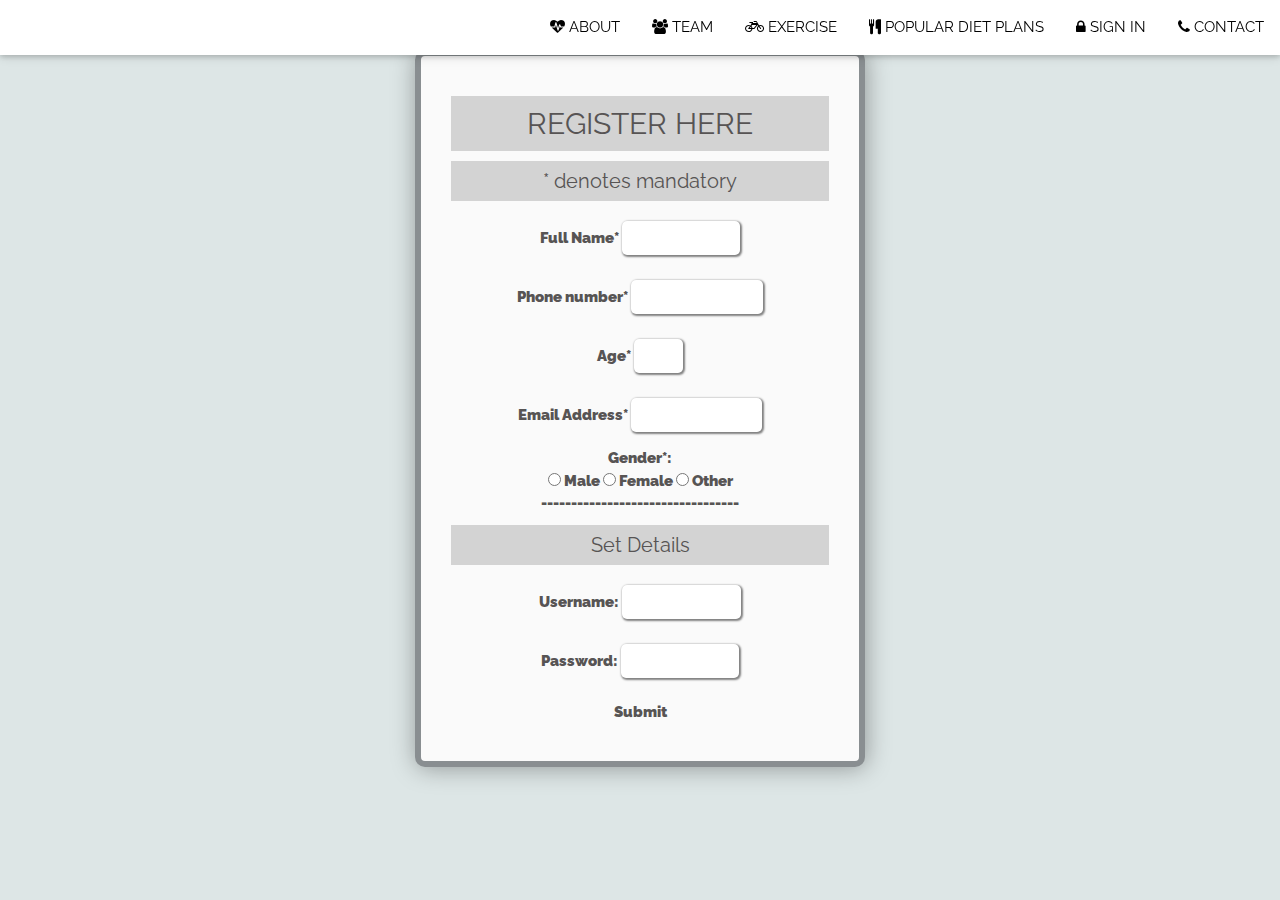
<file: form.html>
<!DOCTYPE html>
<html>
 <head>
 <title>Registration Form</title>
 <link rel="stylesheet" type="text/css" href="style.css">
 <meta charset="UTF-8">
<meta name="viewport" content="width=device-width, initial-scale=1">
<link rel="stylesheet" href="https://www.w3schools.com/w3css/4/w3.css">
<link rel="stylesheet" href="https://fonts.googleapis.com/css?family=Raleway">
<link rel="stylesheet" href="https://cdnjs.cloudflare.com/ajax/libs/font-awesome/4.7.0/css/font-awesome.min.css">
<link rel="stylesheet" href="https://www.w3schools.com/lib/w3-theme-grey.css">
<style>
body,h1,h2,h3,h4,h5,h6 {font-family: "Raleway", sans-serif}
.w3-bar .w3-button {
  padding: 16px;
}
</style>
 </head>
 <body>

    <!-- Navbar (sit on top) -->
<div class="w3-top">
    <div class="w3-bar w3-white w3-card" id="myNavbar">
      
      <!-- Right-sided navbar links -->
      <div class="w3-right w3-hide-small">
        <a href="index.html#about" class="w3-bar-item w3-button"><i class="fa fa-heartbeat"></i> ABOUT</a>
        <a href="index.html#team" class="w3-bar-item w3-button"><i class="fa fa-users"></i> TEAM</a>
        <a href="ex.html" class="w3-bar-item w3-button"><i class="fa fa-bicycle"></i> EXERCISE</a>
        <a href="food.html" class="w3-bar-item w3-button"><i class="fa fa-cutlery"></i> POPULAR DIET PLANS</a>
        <a href="profile.html" class="w3-bar-item w3-button"><i class="fa fa-lock"></i> SIGN IN</a>
        <a href="index.html#contact" class="w3-bar-item w3-button"><i class="fa fa-phone"></i> CONTACT</a>
      </div>
      <!-- Hide right-floated links on small screens and replace them with a menu icon -->
  
      <a href="javascript:void(0)" class="w3-bar-item w3-button w3-right w3-hide-large w3-hide-medium" onclick="w3_open()">
        <i class="fa fa-bars"></i>
      </a>
    </div>
  </div>
  
  <!-- Sidebar on small screens when clicking the menu icon -->
  <nav class="w3-sidebar w3-bar-block w3-black w3-card w3-animate-left w3-hide-medium w3-hide-large" style="display:none" id="mySidebar">
    <a href="javascript:void(0)" onclick="w3_close()" class="w3-bar-item w3-button w3-large w3-padding-16">Close ×</a>
    <a href="index.html#about" onclick="w3_close()" class="w3-bar-item w3-button">ABOUT</a>
    <a href="index.html#team" onclick="w3_close()" class="w3-bar-item w3-button">TEAM</a>
    <a href="ex.html" onclick="w3_close()" class="w3-bar-item w3-button">EXERCISE</a>
    <a href="food.html" onclick="w3_close()" class="w3-bar-item w3-button">POPULAR DIET PLANS</a>
    <a href="profile.html" onclick="w3_close()" class="w3-bar-item w3-button">SIGN IN</a>
    <a href="index.html#contact" onclick="w3_close()" class="w3-bar-item w3-button">CONTACT</a>
  </nav>
 <div class="reservation">
 <h2 class="w3-theme-l4">REGISTER HERE</h2>
 <h4 class="w3-theme-l4">* denotes mandatory</h4>
 <form action ="profile.html" onsubmit="validate()" method = post >
 <div class="one">
 <p>Full Name* <input type="text" id="f_name"  required></p>
 <p>Phone number* <input type="tel" id="phone" name="phone" ></p>
 <p>Age* <input type="number" id="quantity" name="quantity" min="1" max="100"></p>
 <p>Email Address* <input type="email" id="email" name="email" required></p>
 
 </div>

<p>Gender*:<br>
 <input type="radio" id="agree" name="condition" value="agree">
 <label for="agree">Male</label>
 <input type="radio" id="nagree" name="condition" value="nagree">
 <label for="nagree">Female</label>
 <input type="radio" id="naagree" name="coondition" value="naagree">
 <label for="naagree">Other</label><br>
</p>


<p>---------------------------------</p>
<div class = "one">
  <h4 class="w3-theme-l4">Set Details</h4>
<p>Username: <input type="text" id="username" name="username"></p>
  
  <p>Password: <input type="password" id="pwd" name="pwd"></p>
  
 <div class="one">
  <p><button class="w3-button w3-block w3-theme-l4" onclick="window.location.href='profile.html'">Submit</button></p>
</div>

 </div>

 
 </form>
 </div>

 <script type="text/javascript">
 function validate(){


 var arrivalRGEX = /^[0-9]{1,2}"-"[0-1]{0,1}[1-2]{0,1}"-"[0-9]{4}$/;
 var fname = document.getElementById('f_name').value;
 if(fname.length<2)
 {
 alert("Please fill the name in the text box!");
 }
 var code = document.getElementById('code').value;
 if(code.length!=8)
 {
 alert("Please fill 8 digit coupon code in the text box!");
 }

 var email = document.getElementById('e-mail').value;
 if (!(/^\w+([\.-]?\w+)@\w+([\.-]?\w+)(\.\w{2,3})+$/.test(email))){
 alert("Enter a valid email");
 }


 return true;
 }
 
 // Toggle between showing and hiding the sidebar when clicking the menu icon
var mySidebar = document.getElementById("mySidebar");

function w3_open() {
  if (mySidebar.style.display === 'block') {
    mySidebar.style.display = 'none';
  } else {
    mySidebar.style.display = 'block';
  }
}

// Close the sidebar with the close button
function w3_close() {
    mySidebar.style.display = "none";
}
 </script>
 </body>
</html>
</file>
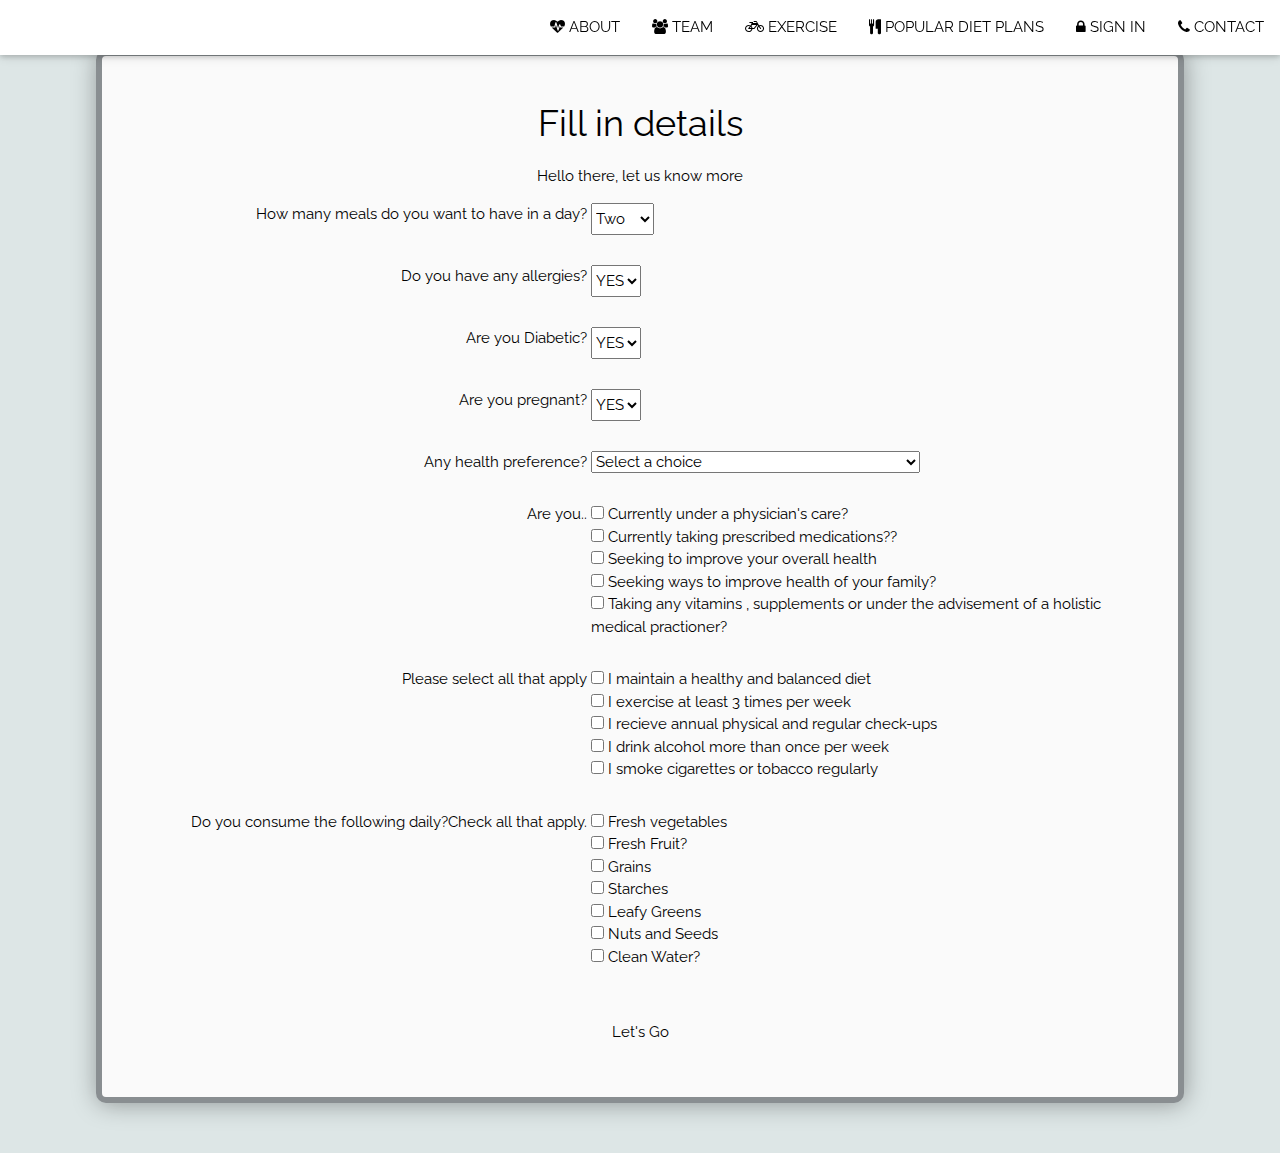
<file: survey.html>
<!DOCTYPE html>
<html>
<head>
<title>Survey form</title>
<meta charset="UTF-8">
<meta name="viewport" content="width=device-width, initial-scale=1">
<link rel="stylesheet" href="https://www.w3schools.com/w3css/4/w3.css">
<link rel="stylesheet" href="https://fonts.googleapis.com/css?family=Raleway">
<link rel="stylesheet" type="text/css" href="stylesurvey.css">
<link rel="stylesheet" href="https://cdnjs.cloudflare.com/ajax/libs/font-awesome/4.7.0/css/font-awesome.min.css">
<style>
body,h1,h2,h3,h4,h5,h6 {font-family: "Raleway", sans-serif}
.w3-bar .w3-button {
  padding: 16px;
}
</style>
</head>
<body>
	        <!-- Navbar (sit on top) -->
<div class="w3-top">
    <div class="w3-bar w3-white w3-card" id="myNavbar" >
      
      <!-- Right-sided navbar links -->
      <div class="w3-right w3-hide-small">
        <a href="index.html#about" class="w3-bar-item w3-button"><i class="fa fa-heartbeat"></i> ABOUT</a>
        <a href="index.html#team" class="w3-bar-item w3-button"><i class="fa fa-users"></i> TEAM</a>
        <a href="ex.html" class="w3-bar-item w3-button"><i class="fa fa-bicycle"></i> EXERCISE</a>
        <a href="food.html" class="w3-bar-item w3-button"><i class="fa fa-cutlery"></i> POPULAR DIET PLANS</a>
        <a href="profile.html" class="w3-bar-item w3-button"><i class="fa fa-lock"></i> SIGN IN</a>
        <a href="index.html#contact" class="w3-bar-item w3-button"><i class="fa fa-phone"></i> CONTACT</a>
      </div>
      <!-- Hide right-floated links on small screens and replace them with a menu icon -->
  
      <a href="javascript:void(0)" class="w3-bar-item w3-button w3-right w3-hide-large w3-hide-medium" onclick="w3_open()">
        <i class="fa fa-bars"></i>
      </a>
    </div>
  </div>
  
  <!-- Sidebar on small screens when clicking the menu icon -->
  <nav class="w3-sidebar w3-bar-block w3-black w3-card w3-animate-left w3-hide-medium w3-hide-large" style="display:none" id="mySidebar">
    <a href="javascript:void(0)" onclick="w3_close()" class="w3-bar-item w3-button w3-large w3-padding-16">Close ×</a>
    <a href="index.html#about" onclick="w3_close()" class="w3-bar-item w3-button">ABOUT</a>
    <a href="index.html#team" onclick="w3_close()" class="w3-bar-item w3-button">TEAM</a>
    <a href="ex.html" onclick="w3_close()" class="w3-bar-item w3-button">EXERCISE</a>
    <a href="food.html" onclick="w3_close()" class="w3-bar-item w3-button">POPULAR DIET PLANS</a>
    <a href="profile.html" onclick="w3_close()" class="w3-bar-item w3-button">SIGN IN</a>
    <a href="index.html#contact" onclick="w3_close()" class="w3-bar-item w3-button">CONTACT</a>
  </nav>

	
	<section class="container w3-theme-l4"">
		<header id="title">
			<h1>Fill in details</h1>
		</header>
		<div id="description">
			<div>
				<p>Hello there, let us know more</p>
			</div>
			<form id="survey-form">
				<div class="row-tab">
					<div class="label-tab">
						<label>How many meals do you want to have in a day?</label>
					</div>
					<div class="select-tab">
						<select class="select-box">
							<option>Two</option>
							<option>Three</option>
							<option>Five</option>
						</select>
					</div>
				</div>
				<div class="row-tab">
					<div class="label-tab">
						<label>Do you have any allergies? </label>
					</div>
					<div class="select-tab">
						<select class="select-box">
							<option>YES</option>
							<option>NO</option>
						</select>
					</div>
				</div>
				<div class="row-tab">
					<div class="label-tab">
						<label>Are you Diabetic? </label>
					</div>
					<div class="select-tab">
						<select class="select-box">
							<option>YES</option>
							<option>NO</option>
						</select>
					</div>
				</div>
				<div class="row-tab">
					<div class="label-tab">
						<label>Are you pregnant? </label>
					</div>
					<div class="select-tab">
						<select class="select-box">
							<option>YES</option>
							<option>NO</option>
						</select>
					</div>
				</div>
				<div class="row-tab">
					<div class="label-tab">
						<label>Any health preference? </label>
					</div>
					<div class="select-tab">
						<select>
							<option>Select a choice</option>
							<option>Vegan(no dairy, meat, poultry,eggs or honey)</option>
							<option>Vegetarian</option>
							<option>Peanut free</option>
							<option>No preference</option>
						</select>
						
					</div>
				</div>
				<div class="row-tab">
					<div class="label-tab">
						<label>Are you.. </label>
					</div>
					<div class="select-tab">
						<div><input type="checkbox" id="med1" name="med1" value="med1">
						<label for="med1">Currently under a physician's care? </label></div>
						<div><input type="checkbox" id="med2" name="med2" value="med2">
						<label for="med2">Currently taking prescribed medications??</label></div>
						<div><input type="checkbox" id="med3" name="med3" value="med3">
						<label for="med3"> Seeking to improve your overall health</label></div>
						<div><input type="checkbox" id="med4" name="medt4" value="med4">
						<label for="med4"> Seeking ways to improve health of your family?</label></div>
						<div><input type="checkbox" id="med5" name="med5" value="med5">
						<label for="med5"> Taking any vitamins , supplements or under the  advisement of a holistic medical practioner?</label></div>
						
					</div>
				</div>
				<div class="row-tab">
					<div class="label-tab">
						<label>Please select all that apply </label>
					</div>
					
					<div class="select-tab">
						

						<div><input type="checkbox" id="check1" name="check1" value="check1">
						<label for="check1"> I maintain a healthy and balanced diet</label></div>
						<div><input type="checkbox" id="check2" name="check2" value="Check2">
						<label for="check2"> I exercise at least 3 times per week</label></div>
						<div><input type="checkbox" id="check3" name="check3" value="check3">
						<label for="check3"> I recieve annual physical and regular check-ups</label></div>
						<div><input type="checkbox" id="check4" name="check4" value="check4">
						<label for="check4"> I drink alcohol more than once per week</label></div>
						<div><input type="checkbox" id="check5" name="check5" value="check5">
						<label for="check5"> I smoke cigarettes or tobacco regularly</label></div>
						
					</div>
				
				</div>
				<div class="row-tab">
					<div class="label-tab">
						<label>Do you consume the following daily?Check all that apply. </label>
					</div>
					<div class="select-tab">
						<div><input type="checkbox" id="fruit1" name="fruit1" value="fruit1">
						<label for="fruit1"> Fresh vegetables </label></div>
						<div><input type="checkbox" id="fruit2" name="fruit2" value="fruit2">
						<label for="fruit2"> Fresh Fruit?</label></div>
						<div><input type="checkbox" id="fruit3" name="fruit3" value="fruit3">
						<label for="fruit3"> Grains</label></div>
						<div><input type="checkbox" id="fruit4" name="fruit4" value="fruit4">
						<label for="fruit4"> Starches</label></div>
						<div><input type="checkbox" id="fruit5" name="fruit5" value="fruit5">
						<label for="fruit5"> Leafy Greens</label></div>
						<div><input type="checkbox" id="fruit6" name="fruit6" value="fruit6">
						<label for="fruit6"> Nuts and Seeds</label></div>
						<div><input type="checkbox" id="fruit7" name="fruit7" value="fruit7">
						<label for="fruit7"> Clean Water?</label></div>
						
					</div>
					
				</div>
				
			</form>
		</div>
		<p><button class="w3-button w3-block w3-theme-l4" onclick="window.location.href='food.html'">Let's Go</button></p>
	</section>
	
	<script>
		// Toggle between showing and hiding the sidebar when clicking the menu icon
		var mySidebar = document.getElementById("mySidebar");

		function w3_open() {
		  if (mySidebar.style.display === 'block') {
			mySidebar.style.display = 'none';
		  } else {
			mySidebar.style.display = 'block';
		  }
		}

		// Close the sidebar with the close button
		function w3_close() {
			mySidebar.style.display = "none";
		}
	</script>
</body>
</html>
</file>
<file: style.css>
.w3-bar .w3-button {
    padding: 16px;
  }

.reservation{

 max-width: 450px;
 background: #FAFAFA;
 padding: 30px;
 margin: 50px auto;
 box-shadow: 1px 1px 25px rgba(0, 0, 0, 0.35);
 border-radius: 10px;
 border: 6px solid #898e91;
 }
 body{
 text-align: center;
 border: rgb(66, 19, 66);
 background-color: rgb(221, 230, 230);

 background-image:lineargradient(rgba(0,0,0,0.35),rgba(0,0,0,0.35)), url('unsplash1.jpg');
 background-size: cover;
 background-position: center;
 }
 p{
 fontfamily: 'Trebuchet MS', 'Lucida Sans Unicode', 'Lucida Grande', 'Lucida Sans',
Arial, sans-serif;
 color:rgb(87, 84, 84);
 font-weight: 900;
 margin-block-start: 0em;
 margin-block-end: 0em;
 margin-inline-start: 0px;
 margin-inline-end: 0px;
 display: inline-block;
 }
 h2{
 fontfamily: 'Trebuchet MS', 'Lucida Sans Unicode', 'Lucida Grande', 'Lucida Sans',
Arial, sans-serif;
 background-color: lightgrey;
 color:rgb(87, 84, 84);
 padding: 5px 10px;
 }
 h4{
 fontfamily: 'Trebuchet MS', 'Lucida Sans Unicode', 'Lucida Grande', 'Lucida Sans',
Arial, sans-serif;
 background-color:lightgrey;
 color: rgb(87, 84, 84);
 padding: 5px 10px;
 }

 .one input{
 width: 40%;
 height: 5%;
 border: 2px;
 border-radius: 05px;
 padding: 8px 15px 8px 15px;
 margin: 10px 0px 15px 0px;
 box-shadow: 1px 1px 2px 1px grey;
 }

 .form{
   padding-top: 50px;
 }
</file>
<file: stylesurvey.css>
body{
	margin:0px;
	padding:0px;
	border: rgb(66, 19, 66);
 	background-color: rgb(221, 230, 230);
	color:black;
}

#title{
	
	color:black;
	text-align:center;
	width:100%;
	margin:auto;
}
#description{
	text-align:center;
}
#text{
	text-align:center;
	margin-top:10px;
}
.container{
	width:85%;
	background: #FAFAFA;
	padding: 30px;
 	margin: 50px auto;
 	box-shadow: 1px 1px 25px rgba(0, 0, 0, 0.35);
 	border-radius: 10px;
 	border: 6px solid #898e91;
}
#survey-form{
	text-align:center;
}
.row-tab{
	display:block;
	padding-bottom: 30px;

}
.label-tab{
	display:inline-block;
	width:44%;
	text-align:right;
	vertical-align: top;

}
.select-tab{
	display:inline-block;
	width:54%;
	text-align:left;

}
.select-box{
	padding: 5px 0px;
}
</file>
